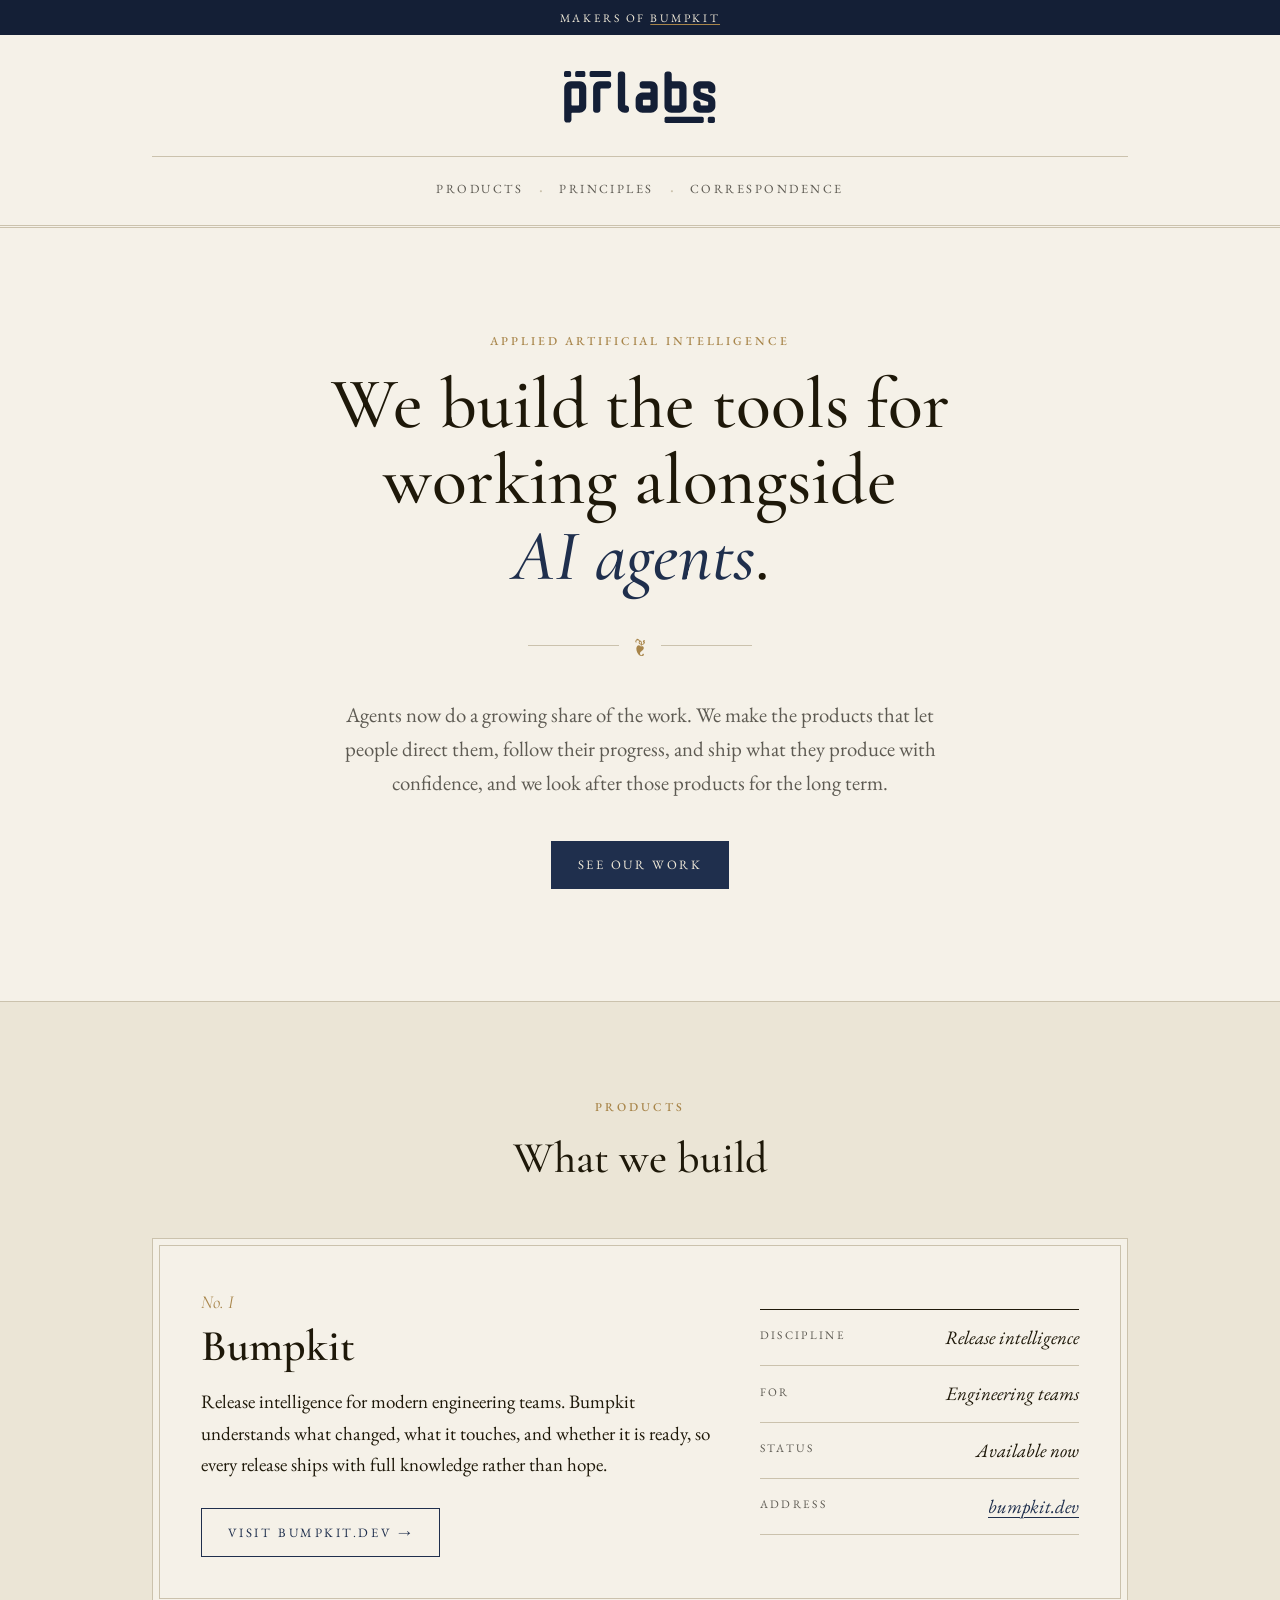
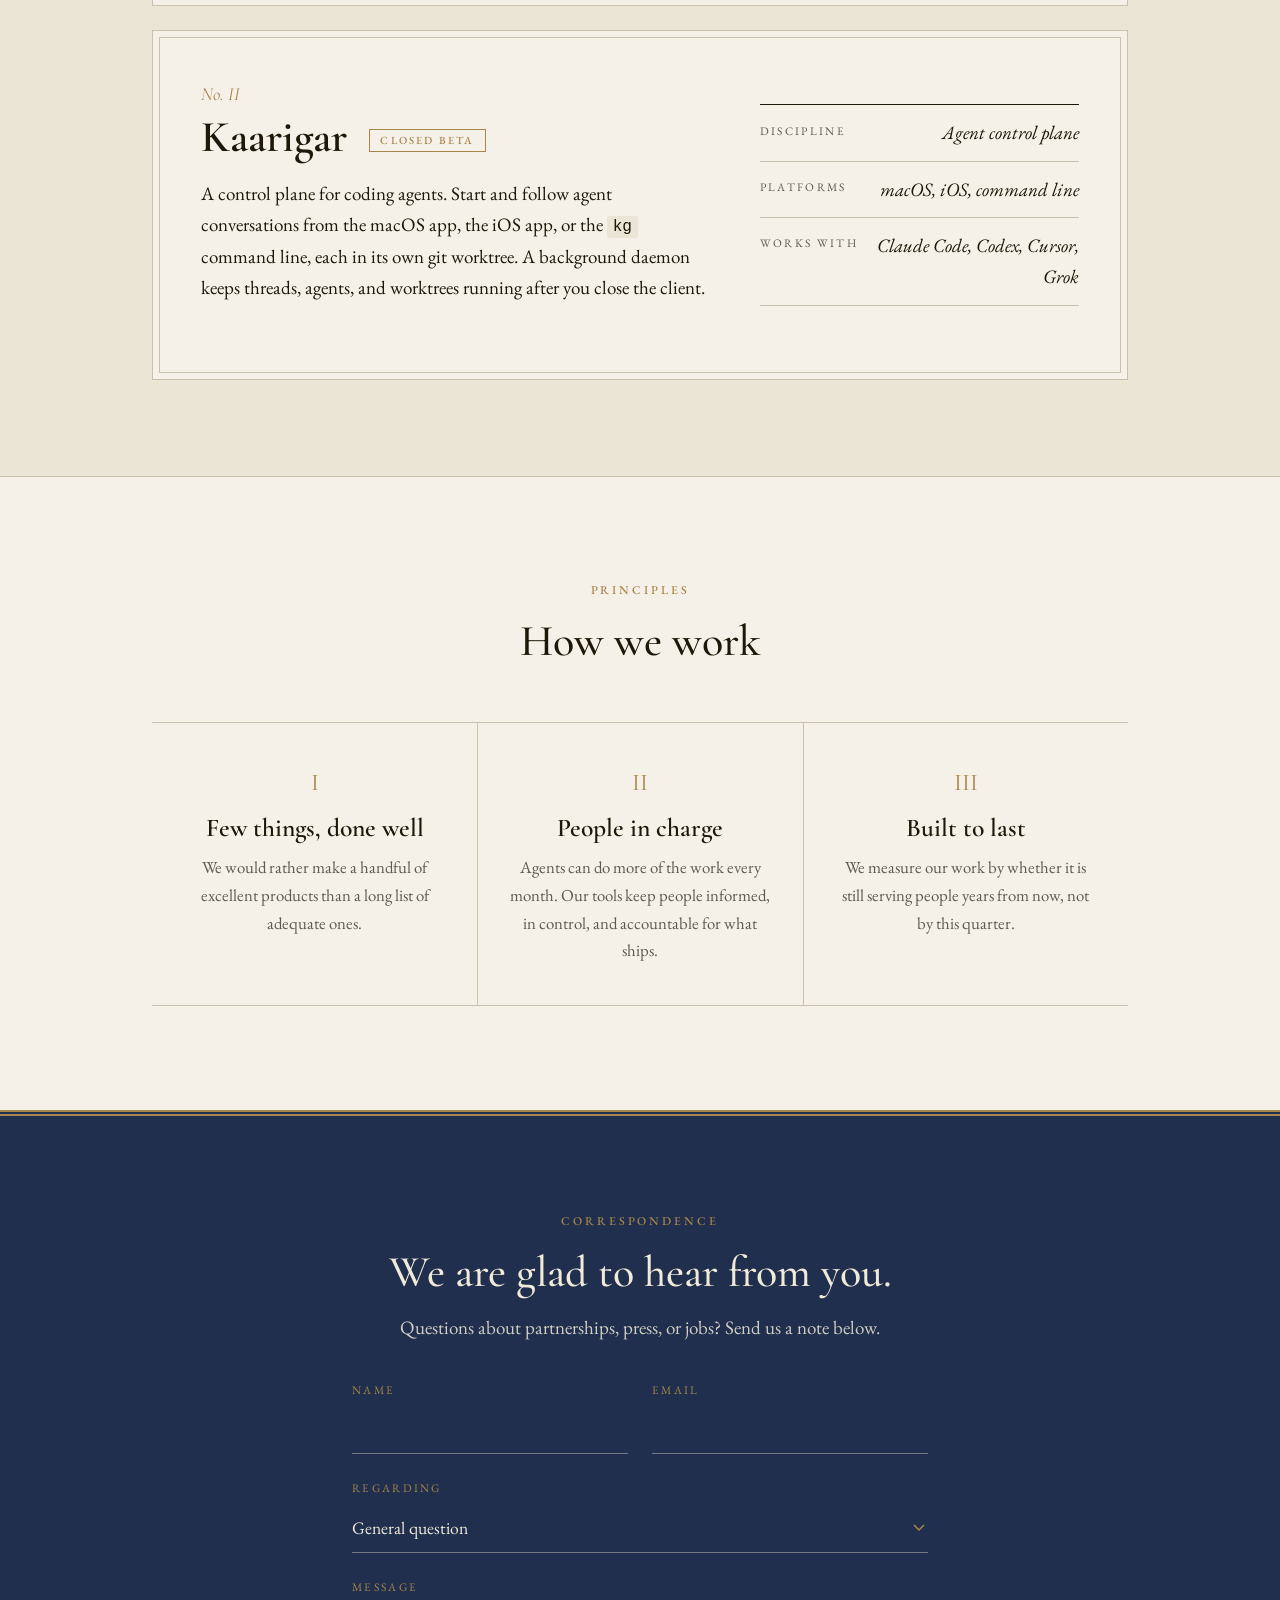
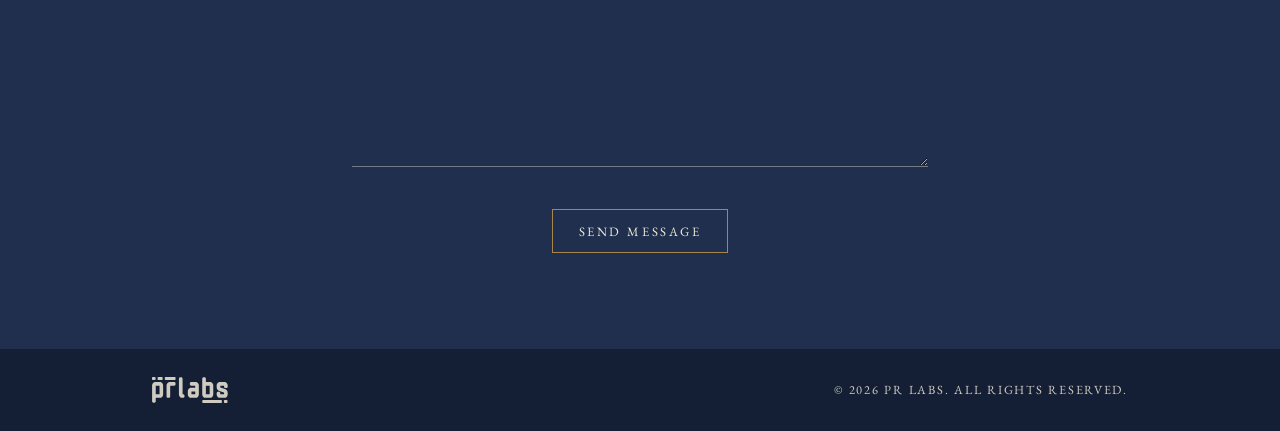
<file: index.html>
<!doctype html>
<html lang="en">
<head>
  <meta charset="utf-8">
  <meta name="viewport" content="width=device-width, initial-scale=1">
  <title>PR Labs</title>
  <meta name="description" content="PR Labs builds tools for working alongside AI agents, including Bumpkit and Kaarigar.">
  <link rel="icon" href="favicon.svg" type="image/svg+xml">
  <link rel="preconnect" href="https://fonts.googleapis.com">
  <link rel="preconnect" href="https://fonts.gstatic.com" crossorigin>
  <link href="https://fonts.googleapis.com/css2?family=Cormorant+Garamond:ital,wght@0,500;0,600;1,500&family=EB+Garamond:ital,wght@0,400;0,500;1,400&display=swap" rel="stylesheet">
  <link rel="stylesheet" href="styles.css">
</head>
<body>
  <div class="topbar">
    <div class="wrap">Makers of <a href="https://bumpkit.dev">Bumpkit</a></div>
  </div>

  <header class="masthead">
    <div class="wrap">
      <a class="logo-link" href="/">
        <svg class="logo logo--rect logo--animated" viewBox="0 0 746 256" fill="currentColor" role="img" aria-label="PR Labs" xmlns="http://www.w3.org/2000/svg"><path d="M745.225 171.9C745.225 181.3 741.925 189.3 735.325 195.9C728.925 202.3 721.125 205.5 711.925 205.5H670.225C661.025 205.5 653.125 202.3 646.525 195.9C639.925 189.3 636.625 181.3 636.625 171.9V159.6C636.625 155.8 637.925 152.6 640.525 150C643.325 147.2 646.625 145.8 650.425 145.8H658.825C662.625 145.8 665.825 147.2 668.425 150C671.025 152.6 672.325 155.8 672.325 159.6V166.2C672.325 168.8 673.725 170.1 676.525 170.1H705.625C706.625 170.1 707.525 169.7 708.325 168.9C709.325 168.1 709.825 167.2 709.825 166.2V155.1C709.825 153.5 709.025 152.4 707.425 151.8L663.925 138C655.925 135.2 649.325 130.4 644.125 123.6C639.125 116.8 636.625 109.1 636.625 100.5V83.6996C636.625 77.4996 638.125 71.8996 641.125 66.8996C644.325 61.8996 648.425 57.8996 653.425 54.8996C658.425 51.6996 664.025 50.0996 670.225 50.0996H711.925C718.125 50.0996 723.725 51.6996 728.725 54.8996C733.725 57.8996 737.725 61.8996 740.725 66.8996C743.725 71.8996 745.225 77.4996 745.225 83.6996V95.6996C745.225 99.4996 743.925 102.8 741.325 105.6C738.725 108.2 735.525 109.5 731.725 109.5H723.325C719.525 109.5 716.325 108.2 713.725 105.6C711.125 102.8 709.825 99.4996 709.825 95.6996V89.9996C709.825 88.7996 709.325 87.7996 708.325 86.9996C707.525 86.1996 706.625 85.7996 705.625 85.7996H676.525C673.725 85.7996 672.325 87.1996 672.325 89.9996V100.5C672.325 102.5 673.125 103.7 674.725 104.1L718.225 117.9C726.425 120.5 732.925 125.2 737.725 132C742.725 138.8 745.225 146.5 745.225 155.1V171.9Z" />
<path d="M603.217 171.899C603.217 181.299 599.917 189.299 593.317 195.899C586.917 202.299 579.117 205.499 569.917 205.499H528.217C519.017 205.499 511.117 202.299 504.517 195.899C497.917 189.299 494.617 181.299 494.617 171.899V16.4992C494.617 12.4992 495.917 9.19923 498.517 6.59923C501.317 3.99923 504.617 2.69922 508.417 2.69922H516.817C520.617 2.69922 523.817 3.99923 526.417 6.59923C529.017 9.19923 530.317 12.4992 530.317 16.4992V46.4992C530.317 47.4992 530.717 48.3992 531.517 49.1992C532.517 49.7992 533.517 50.0992 534.517 50.0992H569.917C576.117 50.0992 581.717 51.5992 586.717 54.5992C591.717 57.5992 595.717 61.6992 598.717 66.8992C601.717 71.8992 603.217 77.4992 603.217 83.6992V171.899ZM567.817 166.199V89.9992C567.817 87.1992 566.417 85.7992 563.617 85.7992H534.517C533.517 85.7992 532.517 86.1992 531.517 86.9992C530.717 87.7992 530.317 88.7992 530.317 89.9992V166.199C530.317 167.199 530.717 168.099 531.517 168.899C532.517 169.699 533.517 170.099 534.517 170.099H563.617C566.417 170.099 567.817 168.799 567.817 166.199Z" />
<path d="M461.209 171.9C461.209 181.3 457.909 189.3 451.309 195.9C444.909 202.3 437.109 205.5 427.909 205.5H386.209C377.009 205.5 369.109 202.3 362.509 195.9C355.909 189.3 352.609 181.3 352.609 171.9V139.2C352.609 133 354.109 127.5 357.109 122.7C360.309 117.7 364.409 113.7 369.409 110.7C374.409 107.7 380.009 106.2 386.209 106.2H421.609C422.609 106.2 423.509 105.8 424.309 105C425.309 104.2 425.809 103.2 425.809 102V89.9996C425.809 88.7996 425.309 87.7996 424.309 86.9996C423.509 86.1996 422.609 85.7996 421.609 85.7996H386.209C382.409 85.7996 379.109 84.4996 376.309 81.8996C373.709 79.2996 372.409 76.0996 372.409 72.2996V64.1996C372.409 60.1996 373.709 56.8996 376.309 54.2996C379.109 51.4996 382.409 50.0996 386.209 50.0996H427.909C434.109 50.0996 439.709 51.5996 444.709 54.5996C449.709 57.5996 453.709 61.6996 456.709 66.8996C459.709 71.8996 461.209 77.4996 461.209 83.6996V171.9ZM425.809 166.2V145.5C425.809 144.5 425.309 143.6 424.309 142.8C423.509 142 422.609 141.6 421.609 141.6H392.509C391.509 141.6 390.509 142 389.509 142.8C388.709 143.6 388.309 144.5 388.309 145.5V166.2C388.309 167.2 388.709 168.1 389.509 168.9C390.509 169.7 391.509 170.1 392.509 170.1H421.609C422.609 170.1 423.509 169.7 424.309 168.9C425.309 168.1 425.809 167.2 425.809 166.2Z" />
<path d="M319.987 191.699C319.987 195.499 318.587 198.799 315.787 201.599C313.187 204.199 309.987 205.499 306.187 205.499H298.687C289.487 205.499 281.587 202.299 274.987 195.899C268.387 189.299 265.087 181.299 265.087 171.899V16.4992C265.087 12.4992 266.387 9.19923 268.987 6.59923C271.787 3.99923 275.087 2.69922 278.887 2.69922H287.287C291.087 2.69922 294.287 3.99923 296.887 6.59923C299.687 9.19923 301.087 12.4992 301.087 16.4992V166.199C301.087 168.799 302.287 170.099 304.687 170.099H306.187C309.987 170.099 313.187 171.399 315.787 173.999C318.587 176.599 319.987 179.899 319.987 183.899V191.699Z" />
<path d="M232.108 72.2996C232.108 76.0996 230.808 79.2996 228.208 81.8996C225.608 84.4996 222.408 85.7996 218.608 85.7996H182.908C180.308 85.7996 179.008 87.1996 179.008 89.9996V191.7C179.008 195.5 177.608 198.8 174.808 201.6C172.208 204.2 169.008 205.5 165.208 205.5H156.808C153.008 205.5 149.808 204.2 147.208 201.6C144.608 198.8 143.308 195.5 143.308 191.7V83.6996C143.308 77.4996 144.808 71.8996 147.808 66.8996C150.808 61.6996 154.808 57.5996 159.808 54.5996C164.808 51.5996 170.408 50.0996 176.608 50.0996H218.608C222.408 50.0996 225.608 51.4996 228.208 54.2996C230.808 56.8996 232.108 60.1996 232.108 64.1996V72.2996Z" />
<path d="M109.6 171.9C109.6 181.3 106.3 189.3 99.7 195.9C93.3 202.3 85.5 205.5 76.3 205.5H40.9C39.9 205.5 38.9 205.9 37.9 206.7C37.1 207.5 36.7 208.4 36.7 209.4V239.7C36.7 243.5 35.4 246.7 32.8 249.3C30.2 252.1 27 253.5 23.2 253.5H14.8C11 253.5 7.7 252.1 4.9 249.3C2.3 246.7 1 243.5 1 239.7V83.6996C1 77.4996 2.5 71.8996 5.5 66.8996C8.7 61.6996 12.8 57.5996 17.8 54.5996C22.8 51.5996 28.4 50.0996 34.6 50.0996H76.3C82.5 50.0996 88.1 51.5996 93.1 54.5996C98.1 57.5996 102.1 61.6996 105.1 66.8996C108.1 71.8996 109.6 77.4996 109.6 83.6996V171.9ZM74.2 166.2V89.9996C74.2 88.7996 73.7 87.7996 72.7 86.9996C71.9 86.1996 71 85.7996 70 85.7996H40.9C39.9 85.7996 38.9 86.1996 37.9 86.9996C37.1 87.7996 36.7 88.7996 36.7 89.9996V166.2C36.7 167.2 37.1 168.1 37.9 168.9C38.9 169.7 39.9 170.1 40.9 170.1H70C71 170.1 71.9 169.7 72.7 168.9C73.7 168.1 74.2 167.2 74.2 166.2Z" />
<rect class="bar bar--top" width="35" height="30" rx="8" />
<rect class="bar bar--top" x="55" width="50" height="30" rx="8" />
<rect class="bar bar--top" x="126" width="106" height="30" rx="8" />
<rect class="bar bar--bottom" x="708" y="225.5" width="35" height="30" rx="8" />
<rect class="bar bar--bottom" x="495" y="225.5" width="193" height="30" rx="8" /></svg>
      </a>
      <nav aria-label="Primary">
        <a href="#products">Products</a>
        <span aria-hidden="true">&middot;</span>
        <a href="#principles">Principles</a>
        <span aria-hidden="true">&middot;</span>
        <a href="#contact">Correspondence</a>
      </nav>
    </div>
  </header>

  <main>
    <section class="hero">
      <div class="wrap">
        <p class="eyebrow">Applied artificial intelligence</p>
        <h1>We build the tools for working alongside <em>AI&nbsp;agents</em>.</h1>
        <div class="fleuron" aria-hidden="true"><span>&#10086;</span></div>
        <p class="lede">
          Agents now do a growing share of the work. We make the products that let people direct them,
          follow their progress, and ship what they produce with confidence, and we look after
          those products for the long term.
        </p>
        <a class="button" href="#products">See our work</a>
      </div>
    </section>

    <section id="products" class="band">
      <div class="wrap">
        <header class="section-head">
          <p class="eyebrow">Products</p>
          <h2>What we build</h2>
        </header>

        <article class="feature">
          <div class="feature-body">
            <p class="numeral">No. I</p>
            <h3><a href="https://bumpkit.dev">Bumpkit</a></h3>
            <p>
              Release intelligence for modern engineering teams. Bumpkit understands what
              changed, what it touches, and whether it is ready, so every release ships with
              full knowledge rather than hope.
            </p>
            <a class="button button--ghost" href="https://bumpkit.dev">Visit bumpkit.dev &rarr;</a>
          </div>
          <dl class="ledger">
            <div><dt>Discipline</dt><dd>Release intelligence</dd></div>
            <div><dt>For</dt><dd>Engineering teams</dd></div>
            <div><dt>Status</dt><dd>Available now</dd></div>
            <div><dt>Address</dt><dd><a href="https://bumpkit.dev">bumpkit.dev</a></dd></div>
          </dl>
        </article>

        <article class="feature">
          <div class="feature-body">
            <p class="numeral">No. II</p>
            <h3>Kaarigar <span class="tag">Closed beta</span></h3>
            <p>
              A control plane for coding agents. Start and follow agent conversations from the
              macOS app, the iOS app, or the <code>kg</code> command line, each in its own git worktree.
              A background daemon keeps threads, agents, and worktrees running after you close the
              client.
            </p>
          </div>
          <dl class="ledger">
            <div><dt>Discipline</dt><dd>Agent control plane</dd></div>
            <div><dt>Platforms</dt><dd>macOS, iOS, command line</dd></div>
            <div><dt>Works with</dt><dd>Claude Code, Codex, Cursor, Grok</dd></div>
          </dl>
        </article>
      </div>
    </section>

    <section id="principles" class="principles">
      <div class="wrap">
        <header class="section-head">
          <p class="eyebrow">Principles</p>
          <h2>How we work</h2>
        </header>
        <ol class="tenets">
          <li>
            <span class="numeral">I</span>
            <h3>Few things, done well</h3>
            <p>We would rather make a handful of excellent products than a long list of adequate ones.</p>
          </li>
          <li>
            <span class="numeral">II</span>
            <h3>People in charge</h3>
            <p>Agents can do more of the work every month. Our tools keep people informed, in control, and accountable for what ships.</p>
          </li>
          <li>
            <span class="numeral">III</span>
            <h3>Built to last</h3>
            <p>We measure our work by whether it is still serving people years from now, not by this quarter.</p>
          </li>
        </ol>
      </div>
    </section>

    <section id="contact" class="correspondence">
      <div class="wrap">
        <p class="eyebrow">Correspondence</p>
        <h2>We are glad to hear from you.</h2>
        <p>Questions about partnerships, press, or jobs? Send us a note below.</p>
        <form class="contact-form" name="contact" method="POST" action="/thanks"
              data-netlify="true" netlify-honeypot="company-website">
          <input type="hidden" name="form-name" value="contact">
          <p class="hp" aria-hidden="true">
            <label>Leave this empty <input name="company-website" tabindex="-1" autocomplete="off"></label>
          </p>
          <div class="field-row">
            <label class="field">
              <span>Name</span>
              <input type="text" name="name" autocomplete="name" required>
            </label>
            <label class="field">
              <span>Email</span>
              <input type="email" name="email" autocomplete="email" required>
            </label>
          </div>
          <label class="field">
            <span>Regarding</span>
            <select name="topic">
              <option>General question</option>
              <option>Partnership</option>
              <option>Press</option>
              <option>Employment</option>
              <option>Bumpkit</option>
              <option>Kaarigar</option>
            </select>
          </label>
          <label class="field">
            <span>Message</span>
            <textarea name="message" rows="5" required></textarea>
          </label>
          <button class="button button--light" type="submit">Send message</button>
        </form>
      </div>
    </section>
  </main>

  <footer class="colophon">
    <div class="wrap">
      <svg class="logo logo--rect logo--small" viewBox="0 0 746 256" fill="currentColor" role="img" aria-label="PR Labs" xmlns="http://www.w3.org/2000/svg"><path d="M745.225 171.9C745.225 181.3 741.925 189.3 735.325 195.9C728.925 202.3 721.125 205.5 711.925 205.5H670.225C661.025 205.5 653.125 202.3 646.525 195.9C639.925 189.3 636.625 181.3 636.625 171.9V159.6C636.625 155.8 637.925 152.6 640.525 150C643.325 147.2 646.625 145.8 650.425 145.8H658.825C662.625 145.8 665.825 147.2 668.425 150C671.025 152.6 672.325 155.8 672.325 159.6V166.2C672.325 168.8 673.725 170.1 676.525 170.1H705.625C706.625 170.1 707.525 169.7 708.325 168.9C709.325 168.1 709.825 167.2 709.825 166.2V155.1C709.825 153.5 709.025 152.4 707.425 151.8L663.925 138C655.925 135.2 649.325 130.4 644.125 123.6C639.125 116.8 636.625 109.1 636.625 100.5V83.6996C636.625 77.4996 638.125 71.8996 641.125 66.8996C644.325 61.8996 648.425 57.8996 653.425 54.8996C658.425 51.6996 664.025 50.0996 670.225 50.0996H711.925C718.125 50.0996 723.725 51.6996 728.725 54.8996C733.725 57.8996 737.725 61.8996 740.725 66.8996C743.725 71.8996 745.225 77.4996 745.225 83.6996V95.6996C745.225 99.4996 743.925 102.8 741.325 105.6C738.725 108.2 735.525 109.5 731.725 109.5H723.325C719.525 109.5 716.325 108.2 713.725 105.6C711.125 102.8 709.825 99.4996 709.825 95.6996V89.9996C709.825 88.7996 709.325 87.7996 708.325 86.9996C707.525 86.1996 706.625 85.7996 705.625 85.7996H676.525C673.725 85.7996 672.325 87.1996 672.325 89.9996V100.5C672.325 102.5 673.125 103.7 674.725 104.1L718.225 117.9C726.425 120.5 732.925 125.2 737.725 132C742.725 138.8 745.225 146.5 745.225 155.1V171.9Z" />
<path d="M603.217 171.899C603.217 181.299 599.917 189.299 593.317 195.899C586.917 202.299 579.117 205.499 569.917 205.499H528.217C519.017 205.499 511.117 202.299 504.517 195.899C497.917 189.299 494.617 181.299 494.617 171.899V16.4992C494.617 12.4992 495.917 9.19923 498.517 6.59923C501.317 3.99923 504.617 2.69922 508.417 2.69922H516.817C520.617 2.69922 523.817 3.99923 526.417 6.59923C529.017 9.19923 530.317 12.4992 530.317 16.4992V46.4992C530.317 47.4992 530.717 48.3992 531.517 49.1992C532.517 49.7992 533.517 50.0992 534.517 50.0992H569.917C576.117 50.0992 581.717 51.5992 586.717 54.5992C591.717 57.5992 595.717 61.6992 598.717 66.8992C601.717 71.8992 603.217 77.4992 603.217 83.6992V171.899ZM567.817 166.199V89.9992C567.817 87.1992 566.417 85.7992 563.617 85.7992H534.517C533.517 85.7992 532.517 86.1992 531.517 86.9992C530.717 87.7992 530.317 88.7992 530.317 89.9992V166.199C530.317 167.199 530.717 168.099 531.517 168.899C532.517 169.699 533.517 170.099 534.517 170.099H563.617C566.417 170.099 567.817 168.799 567.817 166.199Z" />
<path d="M461.209 171.9C461.209 181.3 457.909 189.3 451.309 195.9C444.909 202.3 437.109 205.5 427.909 205.5H386.209C377.009 205.5 369.109 202.3 362.509 195.9C355.909 189.3 352.609 181.3 352.609 171.9V139.2C352.609 133 354.109 127.5 357.109 122.7C360.309 117.7 364.409 113.7 369.409 110.7C374.409 107.7 380.009 106.2 386.209 106.2H421.609C422.609 106.2 423.509 105.8 424.309 105C425.309 104.2 425.809 103.2 425.809 102V89.9996C425.809 88.7996 425.309 87.7996 424.309 86.9996C423.509 86.1996 422.609 85.7996 421.609 85.7996H386.209C382.409 85.7996 379.109 84.4996 376.309 81.8996C373.709 79.2996 372.409 76.0996 372.409 72.2996V64.1996C372.409 60.1996 373.709 56.8996 376.309 54.2996C379.109 51.4996 382.409 50.0996 386.209 50.0996H427.909C434.109 50.0996 439.709 51.5996 444.709 54.5996C449.709 57.5996 453.709 61.6996 456.709 66.8996C459.709 71.8996 461.209 77.4996 461.209 83.6996V171.9ZM425.809 166.2V145.5C425.809 144.5 425.309 143.6 424.309 142.8C423.509 142 422.609 141.6 421.609 141.6H392.509C391.509 141.6 390.509 142 389.509 142.8C388.709 143.6 388.309 144.5 388.309 145.5V166.2C388.309 167.2 388.709 168.1 389.509 168.9C390.509 169.7 391.509 170.1 392.509 170.1H421.609C422.609 170.1 423.509 169.7 424.309 168.9C425.309 168.1 425.809 167.2 425.809 166.2Z" />
<path d="M319.987 191.699C319.987 195.499 318.587 198.799 315.787 201.599C313.187 204.199 309.987 205.499 306.187 205.499H298.687C289.487 205.499 281.587 202.299 274.987 195.899C268.387 189.299 265.087 181.299 265.087 171.899V16.4992C265.087 12.4992 266.387 9.19923 268.987 6.59923C271.787 3.99923 275.087 2.69922 278.887 2.69922H287.287C291.087 2.69922 294.287 3.99923 296.887 6.59923C299.687 9.19923 301.087 12.4992 301.087 16.4992V166.199C301.087 168.799 302.287 170.099 304.687 170.099H306.187C309.987 170.099 313.187 171.399 315.787 173.999C318.587 176.599 319.987 179.899 319.987 183.899V191.699Z" />
<path d="M232.108 72.2996C232.108 76.0996 230.808 79.2996 228.208 81.8996C225.608 84.4996 222.408 85.7996 218.608 85.7996H182.908C180.308 85.7996 179.008 87.1996 179.008 89.9996V191.7C179.008 195.5 177.608 198.8 174.808 201.6C172.208 204.2 169.008 205.5 165.208 205.5H156.808C153.008 205.5 149.808 204.2 147.208 201.6C144.608 198.8 143.308 195.5 143.308 191.7V83.6996C143.308 77.4996 144.808 71.8996 147.808 66.8996C150.808 61.6996 154.808 57.5996 159.808 54.5996C164.808 51.5996 170.408 50.0996 176.608 50.0996H218.608C222.408 50.0996 225.608 51.4996 228.208 54.2996C230.808 56.8996 232.108 60.1996 232.108 64.1996V72.2996Z" />
<path d="M109.6 171.9C109.6 181.3 106.3 189.3 99.7 195.9C93.3 202.3 85.5 205.5 76.3 205.5H40.9C39.9 205.5 38.9 205.9 37.9 206.7C37.1 207.5 36.7 208.4 36.7 209.4V239.7C36.7 243.5 35.4 246.7 32.8 249.3C30.2 252.1 27 253.5 23.2 253.5H14.8C11 253.5 7.7 252.1 4.9 249.3C2.3 246.7 1 243.5 1 239.7V83.6996C1 77.4996 2.5 71.8996 5.5 66.8996C8.7 61.6996 12.8 57.5996 17.8 54.5996C22.8 51.5996 28.4 50.0996 34.6 50.0996H76.3C82.5 50.0996 88.1 51.5996 93.1 54.5996C98.1 57.5996 102.1 61.6996 105.1 66.8996C108.1 71.8996 109.6 77.4996 109.6 83.6996V171.9ZM74.2 166.2V89.9996C74.2 88.7996 73.7 87.7996 72.7 86.9996C71.9 86.1996 71 85.7996 70 85.7996H40.9C39.9 85.7996 38.9 86.1996 37.9 86.9996C37.1 87.7996 36.7 88.7996 36.7 89.9996V166.2C36.7 167.2 37.1 168.1 37.9 168.9C38.9 169.7 39.9 170.1 40.9 170.1H70C71 170.1 71.9 169.7 72.7 168.9C73.7 168.1 74.2 167.2 74.2 166.2Z" />
<rect width="35" height="30" rx="8" />
<rect x="55" width="50" height="30" rx="8" />
<rect x="126" width="106" height="30" rx="8" />
<rect x="708" y="225.5" width="35" height="30" rx="8" />
<rect x="495" y="225.5" width="193" height="30" rx="8" /></svg>
      <span>&copy; 2026 PR Labs. All rights reserved.</span>
    </div>
  </footer>
</body>
</html>
</file>
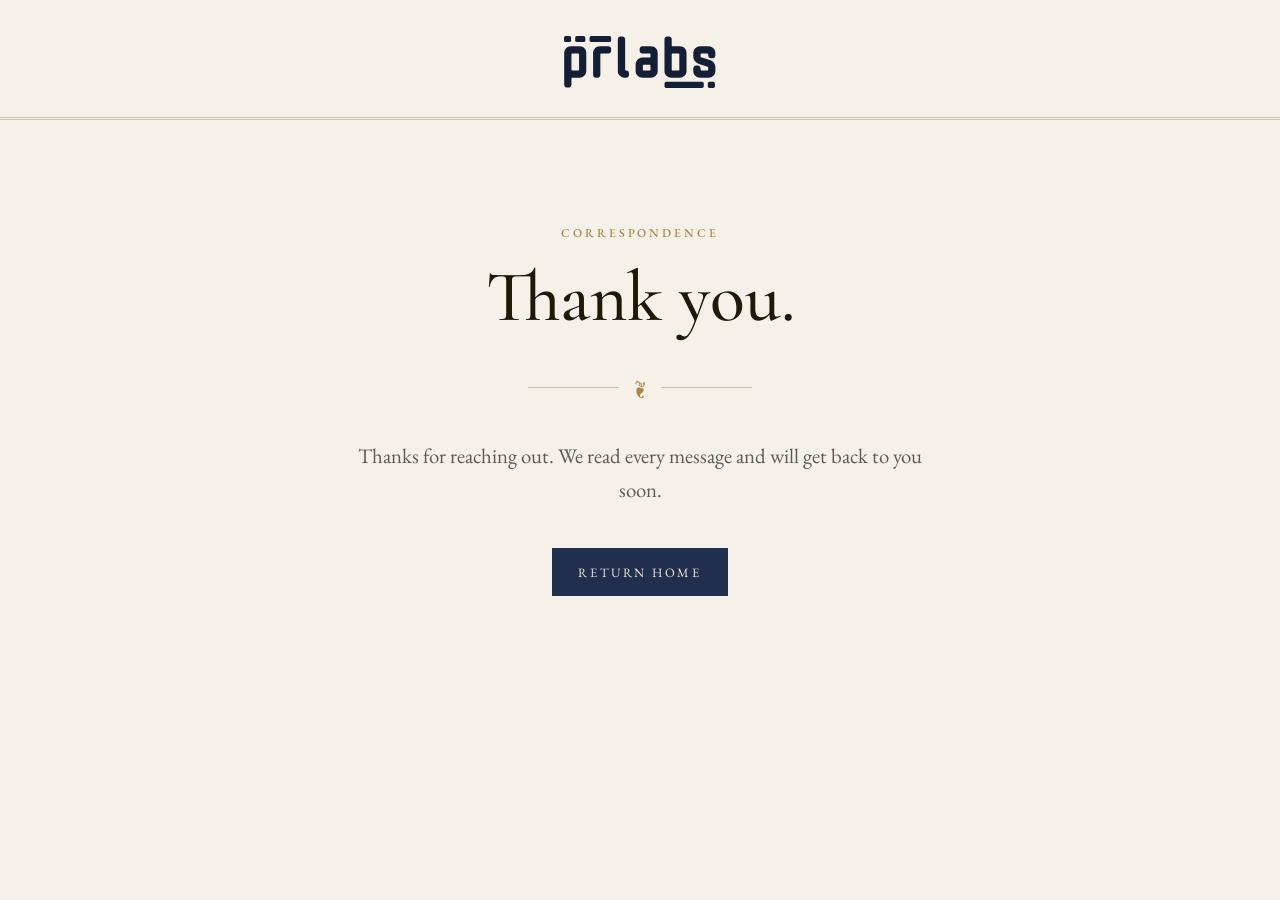
<file: thanks.html>
<!doctype html>
<html lang="en">
<head>
  <meta charset="utf-8">
  <meta name="viewport" content="width=device-width, initial-scale=1">
  <title>Thank you · PR Labs</title>
  <meta name="robots" content="noindex">
  <meta name="description" content="PR Labs builds tools for working alongside AI agents, including Bumpkit and Kaarigar.">
  <link rel="icon" href="favicon.svg" type="image/svg+xml">
  <link rel="preconnect" href="https://fonts.googleapis.com">
  <link rel="preconnect" href="https://fonts.gstatic.com" crossorigin>
  <link href="https://fonts.googleapis.com/css2?family=Cormorant+Garamond:ital,wght@0,500;0,600;1,500&family=EB+Garamond:ital,wght@0,400;0,500;1,400&display=swap" rel="stylesheet">
  <link rel="stylesheet" href="styles.css">
</head>
<body>
  <header class="masthead">
    <div class="wrap">
      <a class="logo-link" href="/">
        <svg class="logo logo--rect logo--animated" viewBox="0 0 746 256" fill="currentColor" role="img" aria-label="PR Labs" xmlns="http://www.w3.org/2000/svg"><path d="M745.225 171.9C745.225 181.3 741.925 189.3 735.325 195.9C728.925 202.3 721.125 205.5 711.925 205.5H670.225C661.025 205.5 653.125 202.3 646.525 195.9C639.925 189.3 636.625 181.3 636.625 171.9V159.6C636.625 155.8 637.925 152.6 640.525 150C643.325 147.2 646.625 145.8 650.425 145.8H658.825C662.625 145.8 665.825 147.2 668.425 150C671.025 152.6 672.325 155.8 672.325 159.6V166.2C672.325 168.8 673.725 170.1 676.525 170.1H705.625C706.625 170.1 707.525 169.7 708.325 168.9C709.325 168.1 709.825 167.2 709.825 166.2V155.1C709.825 153.5 709.025 152.4 707.425 151.8L663.925 138C655.925 135.2 649.325 130.4 644.125 123.6C639.125 116.8 636.625 109.1 636.625 100.5V83.6996C636.625 77.4996 638.125 71.8996 641.125 66.8996C644.325 61.8996 648.425 57.8996 653.425 54.8996C658.425 51.6996 664.025 50.0996 670.225 50.0996H711.925C718.125 50.0996 723.725 51.6996 728.725 54.8996C733.725 57.8996 737.725 61.8996 740.725 66.8996C743.725 71.8996 745.225 77.4996 745.225 83.6996V95.6996C745.225 99.4996 743.925 102.8 741.325 105.6C738.725 108.2 735.525 109.5 731.725 109.5H723.325C719.525 109.5 716.325 108.2 713.725 105.6C711.125 102.8 709.825 99.4996 709.825 95.6996V89.9996C709.825 88.7996 709.325 87.7996 708.325 86.9996C707.525 86.1996 706.625 85.7996 705.625 85.7996H676.525C673.725 85.7996 672.325 87.1996 672.325 89.9996V100.5C672.325 102.5 673.125 103.7 674.725 104.1L718.225 117.9C726.425 120.5 732.925 125.2 737.725 132C742.725 138.8 745.225 146.5 745.225 155.1V171.9Z" />
<path d="M603.217 171.899C603.217 181.299 599.917 189.299 593.317 195.899C586.917 202.299 579.117 205.499 569.917 205.499H528.217C519.017 205.499 511.117 202.299 504.517 195.899C497.917 189.299 494.617 181.299 494.617 171.899V16.4992C494.617 12.4992 495.917 9.19923 498.517 6.59923C501.317 3.99923 504.617 2.69922 508.417 2.69922H516.817C520.617 2.69922 523.817 3.99923 526.417 6.59923C529.017 9.19923 530.317 12.4992 530.317 16.4992V46.4992C530.317 47.4992 530.717 48.3992 531.517 49.1992C532.517 49.7992 533.517 50.0992 534.517 50.0992H569.917C576.117 50.0992 581.717 51.5992 586.717 54.5992C591.717 57.5992 595.717 61.6992 598.717 66.8992C601.717 71.8992 603.217 77.4992 603.217 83.6992V171.899ZM567.817 166.199V89.9992C567.817 87.1992 566.417 85.7992 563.617 85.7992H534.517C533.517 85.7992 532.517 86.1992 531.517 86.9992C530.717 87.7992 530.317 88.7992 530.317 89.9992V166.199C530.317 167.199 530.717 168.099 531.517 168.899C532.517 169.699 533.517 170.099 534.517 170.099H563.617C566.417 170.099 567.817 168.799 567.817 166.199Z" />
<path d="M461.209 171.9C461.209 181.3 457.909 189.3 451.309 195.9C444.909 202.3 437.109 205.5 427.909 205.5H386.209C377.009 205.5 369.109 202.3 362.509 195.9C355.909 189.3 352.609 181.3 352.609 171.9V139.2C352.609 133 354.109 127.5 357.109 122.7C360.309 117.7 364.409 113.7 369.409 110.7C374.409 107.7 380.009 106.2 386.209 106.2H421.609C422.609 106.2 423.509 105.8 424.309 105C425.309 104.2 425.809 103.2 425.809 102V89.9996C425.809 88.7996 425.309 87.7996 424.309 86.9996C423.509 86.1996 422.609 85.7996 421.609 85.7996H386.209C382.409 85.7996 379.109 84.4996 376.309 81.8996C373.709 79.2996 372.409 76.0996 372.409 72.2996V64.1996C372.409 60.1996 373.709 56.8996 376.309 54.2996C379.109 51.4996 382.409 50.0996 386.209 50.0996H427.909C434.109 50.0996 439.709 51.5996 444.709 54.5996C449.709 57.5996 453.709 61.6996 456.709 66.8996C459.709 71.8996 461.209 77.4996 461.209 83.6996V171.9ZM425.809 166.2V145.5C425.809 144.5 425.309 143.6 424.309 142.8C423.509 142 422.609 141.6 421.609 141.6H392.509C391.509 141.6 390.509 142 389.509 142.8C388.709 143.6 388.309 144.5 388.309 145.5V166.2C388.309 167.2 388.709 168.1 389.509 168.9C390.509 169.7 391.509 170.1 392.509 170.1H421.609C422.609 170.1 423.509 169.7 424.309 168.9C425.309 168.1 425.809 167.2 425.809 166.2Z" />
<path d="M319.987 191.699C319.987 195.499 318.587 198.799 315.787 201.599C313.187 204.199 309.987 205.499 306.187 205.499H298.687C289.487 205.499 281.587 202.299 274.987 195.899C268.387 189.299 265.087 181.299 265.087 171.899V16.4992C265.087 12.4992 266.387 9.19923 268.987 6.59923C271.787 3.99923 275.087 2.69922 278.887 2.69922H287.287C291.087 2.69922 294.287 3.99923 296.887 6.59923C299.687 9.19923 301.087 12.4992 301.087 16.4992V166.199C301.087 168.799 302.287 170.099 304.687 170.099H306.187C309.987 170.099 313.187 171.399 315.787 173.999C318.587 176.599 319.987 179.899 319.987 183.899V191.699Z" />
<path d="M232.108 72.2996C232.108 76.0996 230.808 79.2996 228.208 81.8996C225.608 84.4996 222.408 85.7996 218.608 85.7996H182.908C180.308 85.7996 179.008 87.1996 179.008 89.9996V191.7C179.008 195.5 177.608 198.8 174.808 201.6C172.208 204.2 169.008 205.5 165.208 205.5H156.808C153.008 205.5 149.808 204.2 147.208 201.6C144.608 198.8 143.308 195.5 143.308 191.7V83.6996C143.308 77.4996 144.808 71.8996 147.808 66.8996C150.808 61.6996 154.808 57.5996 159.808 54.5996C164.808 51.5996 170.408 50.0996 176.608 50.0996H218.608C222.408 50.0996 225.608 51.4996 228.208 54.2996C230.808 56.8996 232.108 60.1996 232.108 64.1996V72.2996Z" />
<path d="M109.6 171.9C109.6 181.3 106.3 189.3 99.7 195.9C93.3 202.3 85.5 205.5 76.3 205.5H40.9C39.9 205.5 38.9 205.9 37.9 206.7C37.1 207.5 36.7 208.4 36.7 209.4V239.7C36.7 243.5 35.4 246.7 32.8 249.3C30.2 252.1 27 253.5 23.2 253.5H14.8C11 253.5 7.7 252.1 4.9 249.3C2.3 246.7 1 243.5 1 239.7V83.6996C1 77.4996 2.5 71.8996 5.5 66.8996C8.7 61.6996 12.8 57.5996 17.8 54.5996C22.8 51.5996 28.4 50.0996 34.6 50.0996H76.3C82.5 50.0996 88.1 51.5996 93.1 54.5996C98.1 57.5996 102.1 61.6996 105.1 66.8996C108.1 71.8996 109.6 77.4996 109.6 83.6996V171.9ZM74.2 166.2V89.9996C74.2 88.7996 73.7 87.7996 72.7 86.9996C71.9 86.1996 71 85.7996 70 85.7996H40.9C39.9 85.7996 38.9 86.1996 37.9 86.9996C37.1 87.7996 36.7 88.7996 36.7 89.9996V166.2C36.7 167.2 37.1 168.1 37.9 168.9C38.9 169.7 39.9 170.1 40.9 170.1H70C71 170.1 71.9 169.7 72.7 168.9C73.7 168.1 74.2 167.2 74.2 166.2Z" />
<rect class="bar bar--top" width="35" height="30" rx="8" />
<rect class="bar bar--top" x="55" width="50" height="30" rx="8" />
<rect class="bar bar--top" x="126" width="106" height="30" rx="8" />
<rect class="bar bar--bottom" x="708" y="225.5" width="35" height="30" rx="8" />
<rect class="bar bar--bottom" x="495" y="225.5" width="193" height="30" rx="8" /></svg>
      </a>
    </div>
  </header>
  <main>
    <section class="hero">
      <div class="wrap">
        <p class="eyebrow">Correspondence</p>
        <h1>Thank you.</h1>
        <div class="fleuron" aria-hidden="true"><span>&#10086;</span></div>
        <p class="lede">Thanks for reaching out. We read every message and will get back to you soon.</p>
        <a class="button" href="/">Return home</a>
      </div>
    </section>
  </main>
</body>
</html>
</file>
<file: styles.css>
/* PR Labs — restrained, typographic, no frameworks. */

:root {
  --paper: #f5f1e8;
  --paper-deep: #ebe5d6;
  --ink: #1e1809;      /* logo ink */
  --muted: #5d5a52;
  --rule: #cbc2ad;
  --accent: #1f2f4d;      /* navy */
  --accent-deep: #141f36; /* deep navy */
  --gold: #a8854a;        /* brass detail */
  --cream: #f1ead9;
  --measure: 38rem;
  --display: "Cormorant Garamond", Georgia, serif;
  --text: "EB Garamond", Georgia, "Times New Roman", serif;
}

*, *::before, *::after { box-sizing: border-box; }
html { -webkit-text-size-adjust: 100%; scroll-behavior: smooth; }

body {
  margin: 0;
  background: var(--paper);
  color: var(--ink);
  font-family: var(--text);
  font-size: 1.1875rem;
  line-height: 1.65;
  text-rendering: optimizeLegibility;
}

a { color: var(--accent); text-decoration-thickness: 1px; text-underline-offset: 0.2em; }
a:hover { color: var(--ink); }
a:focus-visible, .button:focus-visible { outline: 1px solid var(--gold); outline-offset: 3px; }

.wrap { max-width: 64rem; margin: 0 auto; padding: 0 1.5rem; }

h1, h2, h3 { font-family: var(--display); font-weight: 500; margin: 0; line-height: 1.1; }
h2 { font-size: clamp(2rem, 4.5vw, 2.75rem); }
em { font-style: italic; color: var(--accent); }
h1 em { white-space: nowrap; }

.eyebrow {
  font-size: 0.75rem; font-weight: 500; letter-spacing: 0.24em;
  text-transform: uppercase; color: var(--gold); margin: 0 0 1rem;
}

/* Top bar */
.topbar { background: var(--accent-deep); color: var(--cream); }
.topbar .wrap {
  text-align: center; padding-top: 0.5rem; padding-bottom: 0.5rem;
  font-size: 0.72rem; letter-spacing: 0.22em; text-transform: uppercase;
}
.topbar a { color: var(--cream); text-decoration-color: var(--gold); }

/* Masthead: centered logo between double rules */
.masthead {
  border-bottom: 3px double var(--rule);
  padding: 2.25rem 0 1.25rem;
  text-align: center;
}
.logo-link { display: inline-block; color: var(--accent-deep); }
.logo-link:hover { color: var(--accent); }
/* Logo SVG is inlined in the HTML with fill="currentColor", so it takes any text colour. */
.logo { display: block; width: auto; }
.logo--rect { height: 52px; }
.logo--small { height: 26px; color: var(--cream); }

/* Header logo: bars draw in on load, then drift inward on hover. */
.logo--animated .bar {
  transform-box: fill-box;
  animation: bar-in 0.8s cubic-bezier(0.2, 0.7, 0.2, 1) backwards;
  transition: transform 0.45s cubic-bezier(0.2, 0.7, 0.2, 1);
}
.logo--animated .bar--top { transform-origin: left center; }
.logo--animated .bar--bottom { transform-origin: right center; }
.logo--animated .bar--top:nth-of-type(1) { animation-delay: 0.15s; }
.logo--animated .bar--top:nth-of-type(2) { animation-delay: 0.25s; }
.logo--animated .bar--top:nth-of-type(3) { animation-delay: 0.35s; }
.logo--animated .bar--bottom:nth-of-type(5) { animation-delay: 0.45s; }
.logo--animated .bar--bottom:nth-of-type(4) { animation-delay: 0.55s; }
.logo-link:hover .bar--top { transform: translateX(28px); }
.logo-link:hover .bar--bottom { transform: translateX(-28px); }
@keyframes bar-in {
  from { transform: scaleX(0); opacity: 0; }
  to   { transform: scaleX(1); opacity: 1; }
}
.masthead nav {
  display: flex; justify-content: center; align-items: center; gap: 1rem;
  margin-top: 1.5rem; padding-top: 1rem; border-top: 1px solid var(--rule);
  color: var(--rule);
}
.masthead nav a {
  font-size: 0.78rem; letter-spacing: 0.2em; text-transform: uppercase;
  color: var(--muted); text-decoration: none;
}
.masthead nav a:hover { color: var(--accent); }

/* Buttons */
.button {
  display: inline-block; padding: 0.8rem 1.6rem;
  font-family: var(--text); font-size: 0.8rem; letter-spacing: 0.2em; text-transform: uppercase;
  text-decoration: none; color: var(--cream); background: var(--accent);
  border: 1px solid var(--accent); transition: background 0.2s, color 0.2s;
}
.button:hover { background: var(--accent-deep); color: var(--cream); }
.button--ghost { background: transparent; color: var(--accent); }
.button--ghost:hover { background: var(--accent); color: var(--cream); }
.button--light {
  background: transparent; color: var(--cream); border-color: var(--gold);
  text-transform: none; letter-spacing: 0.06em; font-size: 1.05rem; font-style: italic;
}
.button--light:hover { background: var(--cream); color: var(--accent-deep); }

/* Hero */
.hero { text-align: center; padding: 6.5rem 0 7rem; }
.hero h1 {
  font-size: clamp(2.6rem, 6.5vw, 4.5rem); line-height: 1.05;
  max-width: 20ch; margin: 0 auto;
}
.fleuron {
  display: flex; align-items: center; justify-content: center; gap: 1rem;
  margin: 2.25rem auto; max-width: 14rem; color: var(--gold);
}
.fleuron::before, .fleuron::after { content: ""; flex: 1; border-top: 1px solid var(--rule); }
.lede { font-size: 1.3rem; color: var(--muted); max-width: var(--measure); margin: 0 auto 2.5rem; }

/* Section heads */
.section-head { text-align: center; margin-bottom: 3.5rem; }

/* Products */
.band {
  background: var(--paper-deep);
  border-top: 1px solid var(--rule); border-bottom: 1px solid var(--rule);
  padding: 6rem 0;
}
.feature {
  display: grid; grid-template-columns: 1.6fr 1fr; gap: 3rem;
  background: var(--paper);
  border: 1px solid var(--rule); outline: 1px solid var(--rule); outline-offset: -8px;
  padding: 3rem;
}
.feature + .feature { margin-top: 1.5rem; }
.numeral {
  font-family: var(--display); font-style: italic; font-size: 1.15rem;
  color: var(--gold); margin: 0 0 0.25rem;
}
.feature h3 { font-size: 2.75rem; font-weight: 600; margin-bottom: 1rem; }
.feature h3 a { color: var(--ink); text-decoration: none; }
.tag {
  display: inline-block; vertical-align: middle; margin-left: 0.75rem;
  padding: 0.3rem 0.65rem; border: 1px solid var(--gold); color: var(--gold);
  font-family: var(--text); font-size: 0.68rem; font-weight: 500; font-style: normal;
  letter-spacing: 0.2em; text-transform: uppercase; line-height: 1; position: relative; top: -0.2em;
}
.feature h3 a:hover { color: var(--accent); }
.feature-body p:not(.numeral) { margin: 0 0 1.75rem; max-width: var(--measure); }

.ledger { margin: 0; align-self: center; border-top: 1px solid var(--ink); }
.ledger div {
  display: flex; justify-content: space-between; gap: 1rem;
  padding: 0.75rem 0; border-bottom: 1px solid var(--rule);
}
.ledger dt {
  font-size: 0.72rem; letter-spacing: 0.2em; text-transform: uppercase; color: var(--muted);
  padding-top: 0.2rem; white-space: nowrap;
}
.ledger dd { margin: 0; text-align: right; font-style: italic; }
code { font-family: ui-monospace, "SF Mono", Menlo, monospace; font-size: 0.85em; background: var(--paper-deep); padding: 0.1em 0.35em; border-radius: 3px; }


/* Principles */
.principles { padding: 6.5rem 0; }
.tenets {
  list-style: none; margin: 0; padding: 0;
  display: grid; grid-template-columns: repeat(3, 1fr);
  border-top: 1px solid var(--rule); border-bottom: 1px solid var(--rule);
}
.tenets li { padding: 2.5rem 2rem; text-align: center; }
.tenets li + li { border-left: 1px solid var(--rule); }
.tenets .numeral {
  display: block; font-style: normal; font-size: 1.5rem; margin-bottom: 0.75rem;
}
.tenets h3 { font-size: 1.6rem; font-weight: 600; margin-bottom: 0.75rem; }
.tenets p { margin: 0; color: var(--muted); font-size: 1.05rem; }

/* Correspondence */
.correspondence {
  background: var(--accent); color: var(--cream);
  text-align: center; padding: 6rem 0;
  border-top: 6px double var(--gold);
}
.correspondence h2 { margin-bottom: 1rem; }
.correspondence p:not(.eyebrow) { margin: 0 auto 2.25rem; max-width: var(--measure); opacity: 0.85; }

/* Contact form */
.contact-form { max-width: 36rem; margin: 0 auto; text-align: left; }
.contact-form .hp { position: absolute; left: -9999px; }
.field-row { display: grid; grid-template-columns: 1fr 1fr; gap: 0 1.5rem; }
.field { display: block; margin-bottom: 1.5rem; }
.field span {
  display: block; margin-bottom: 0.4rem;
  font-size: 0.72rem; letter-spacing: 0.2em; text-transform: uppercase; color: var(--gold);
}
.field input, .field select, .field textarea {
  width: 100%; padding: 0.6rem 0; border: 0; border-bottom: 1px solid rgba(241, 234, 217, 0.4);
  border-radius: 0; background: transparent; color: var(--cream);
  font: inherit; font-size: 1.1rem;
}
.field select {
  appearance: none; cursor: pointer; padding-right: 1.5rem;
  background: url("data:image/svg+xml,%3Csvg xmlns=%27http://www.w3.org/2000/svg%27 viewBox=%270 0 12 8%27%3E%3Cpath d=%27M1 1l5 5 5-5%27 fill=%27none%27 stroke=%27%23a8854a%27 stroke-width=%271.5%27/%3E%3C/svg%3E") no-repeat right 0.2rem center / 12px 8px;
}
.field select option { color: var(--ink); }
.field textarea { resize: vertical; min-height: 7rem; }
.field input:focus, .field select:focus, .field textarea:focus { outline: none; border-bottom-color: var(--gold); }
.contact-form .button {
  display: block; margin: 2rem auto 0; cursor: pointer;
  font-style: normal; text-transform: uppercase; letter-spacing: 0.2em; font-size: 0.8rem;
}

/* Footer */
.colophon { background: var(--accent-deep); color: var(--cream); }
.colophon .wrap {
  display: flex; justify-content: space-between; align-items: center; flex-wrap: wrap; gap: 0.75rem;
  padding-top: 1.75rem; padding-bottom: 1.75rem;
  font-size: 0.78rem; letter-spacing: 0.14em; text-transform: uppercase; opacity: 0.85;
}

/* Small screens */
@media (max-width: 48rem) {
  .feature { grid-template-columns: 1fr; gap: 2rem; padding: 2rem 1.75rem; }
  .feature h3 { font-size: 2.25rem; }
  .tenets { grid-template-columns: 1fr; }
  .field-row { grid-template-columns: 1fr; }
  .tenets li + li { border-left: 0; border-top: 1px solid var(--rule); }
}
@media (max-width: 34rem) {
  .logo--rect { height: 42px; }
  .logo--small { height: 24px; }
  .masthead nav { gap: 0.6rem; }
  .masthead nav a { font-size: 0.7rem; letter-spacing: 0.12em; }
  .hero { padding: 4rem 0 4.5rem; }
  .band, .principles, .correspondence { padding: 4rem 0; }
  .colophon .wrap { justify-content: center; text-align: center; }
}

@media (prefers-reduced-motion: reduce) {
  html { scroll-behavior: auto; }
  .button { transition: none; }
  .logo--animated .bar { animation: none; transition: none; }
  .logo-link:hover .bar { transform: none; }
}
</file>
